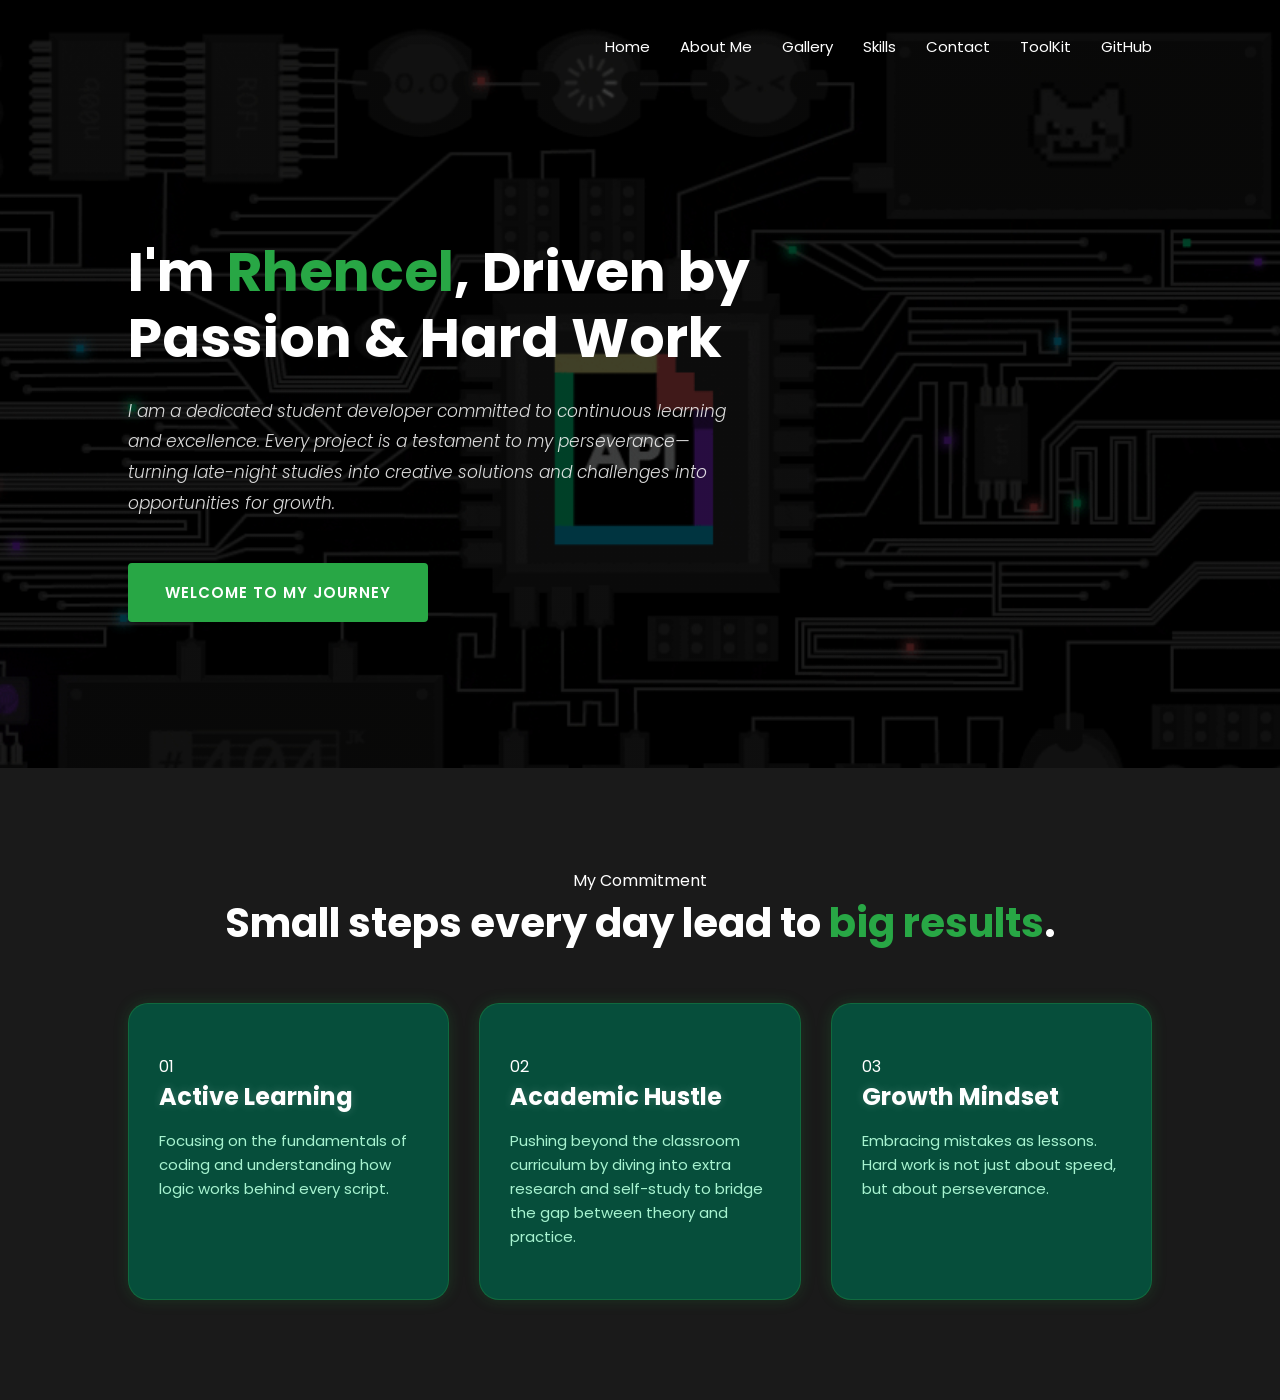
<file: index.html>
<!DOCTYPE html>
<html lang="en">
<head>
    <meta charset="UTF-8">
    <meta name="viewport" content="width=device-width, initial-scale=1.0">
    <title>Rhencel's Portfolio</title>
    <link href="https://fonts.googleapis.com/css2?family=Poppins:wght@300;400;600;700&display=swap" rel="stylesheet">
    <link rel="stylesheet" href="style.css">
</head>
<body>

    <nav class="navbar">
        <div class="menu">
            <a href="index.html">Home</a>
            <a href="about.html">About Me</a>
            <a href="gallery.html">Gallery</a>
            <a href="skills.html">Skills</a>
            <a href="contact.html">Contact</a>
            <a href="Toolkit.html">ToolKit</a>
            <a href="https://github.com/rhencelyalung20" target="_blank">GitHub</a>
        </div>
    </nav>

    <header class="hero">
        <div class="hero-content">
            <h2>I'm <span class="highlight">Rhencel</span>, Driven by <br>Passion & Hard Work</h2>
            
            <p>I am a dedicated student developer committed to continuous learning and excellence. Every project is a testament to my perseverance—turning late-night studies into creative solutions and challenges into opportunities for growth.</p>
            
            <div class="hero-btns">
                <a href="about.html" class="btn-journey">Welcome to my Journey</a>
            </div>
        </div>
    </header>

    <section class="motivation">
        <div class="container">
            <div class="header-text">
                <p class="tagline">My Commitment</p>
                <h3>Small steps every day lead to <span class="highlight">big results</span>.</h3>
            </div>

            <div class="cards-part">
                <div class="card">
                    <div class="card-num">01</div>
                    <h4>Active Learning</h4>
                    <p>Focusing on the fundamentals of coding and understanding how logic works behind every script.</p>
                </div>

                <div class="card">
                    <div class="card-num">02</div>
                    <h4>Academic Hustle</h4>
                    <p>Pushing beyond the classroom curriculum by diving into extra research and self-study to bridge the gap between theory and practice.</p>
                </div>

                <div class="card">
                    <div class="card-num">03</div>
                    <h4>Growth Mindset</h4>
                    <p>Embracing mistakes as lessons. Hard work is not just about speed, but about perseverance.</p>
                </div>
            </div>
        </div>
    </section>

</body>
</html>
</file>
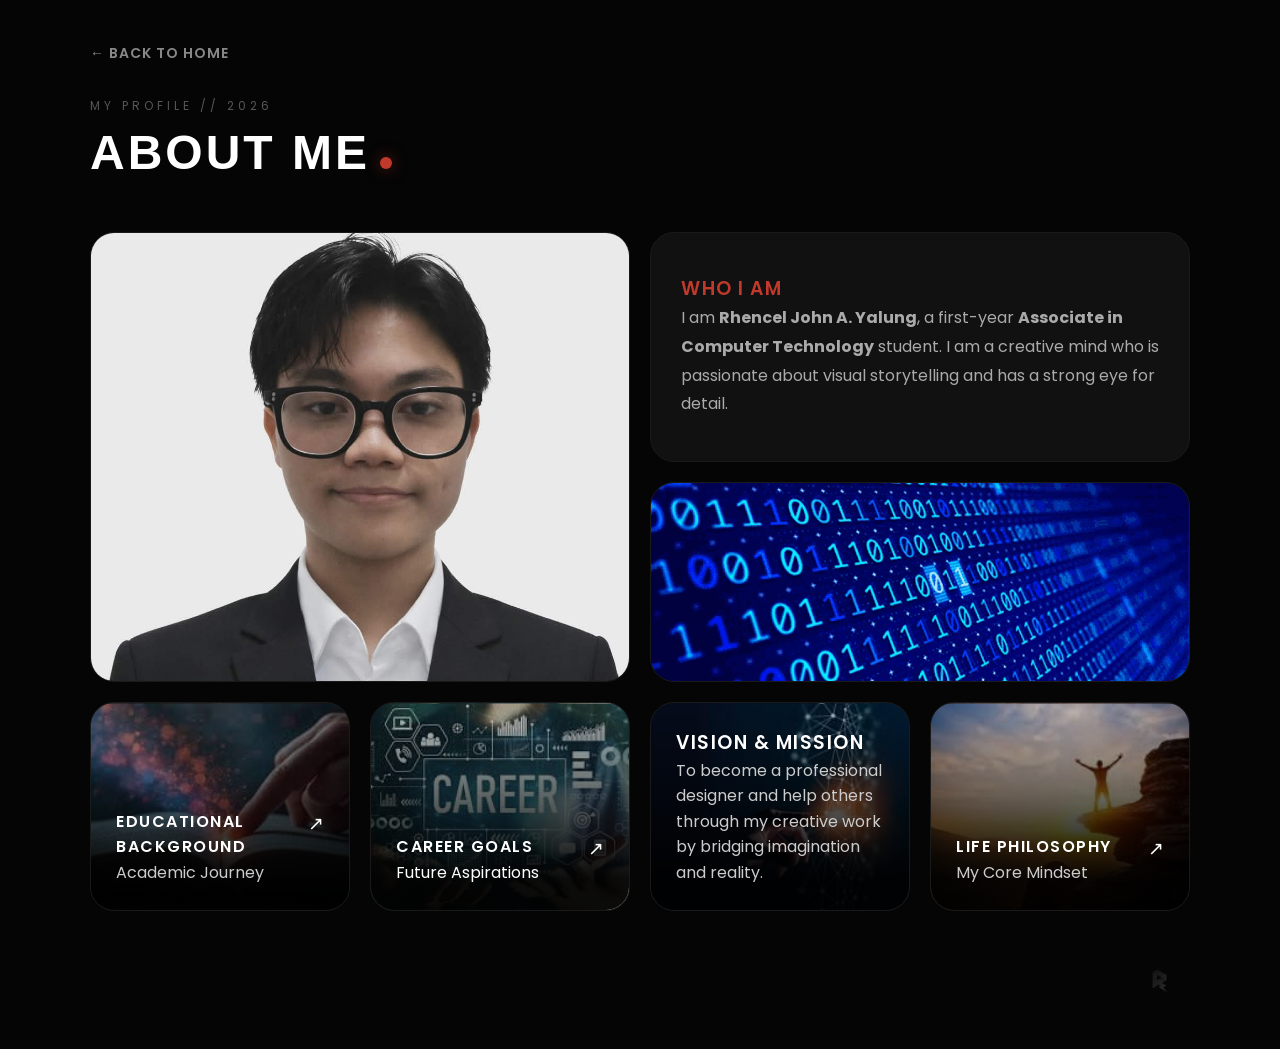
<file: about.html>
<!DOCTYPE html>
<html lang="en">
<head>
    <meta charset="UTF-8">
    <meta name="viewport" content="width=device-width, initial-scale=1.0">
    <title>About Me</title>
    <link rel="stylesheet" href="about.css">
    <link href="https://fonts.googleapis.com/css2?family=Poppins:wght@300;400;600&family=Syncopate:wght@700&display=swap" rel="stylesheet">
</head>
<body>

    <div class="main-container">
        <div class="back-nav">
    <a href="index.html" class="back-btn">← Back to Home</a>
</div>
        <header class="my-header">
            <p>MY PROFILE // 2026</p>
            <h1>ABOUT ME<span class="red-dot"></span></h1>
        </header>

        <div class="top-row-flex-container">
            
            <div class="box photo-box main-image">
                <img src="image/profile.jpg" alt="Rhencel's Portrait">
                <div class="name-on-photo">
                    
                </div>
            </div>

            <div class="right-column-container">
                <div class="box bio-box">
                    <h3>WHO I AM</h3>
                    <p>I am <b>Rhencel John A. Yalung</b>, a first-year <b>Associate in Computer Technology</b> student. I am a creative mind who is passionate about visual storytelling and has a strong eye for detail.</p>
                </div>

                <div class="box extra-photo-box">
                    <img src="image/design.jpg"> 
                </div>
            </div> 
        </div> 

        <div class="four-box-flex-container">
            
            <a href="education.html" class="box link-box equal-box with-bg" style="background-image: url('image/education.jpg');">
                <div class="content-wrapper">
                    <span class="arrow">↗</span>
                    <h4>Educational Background</h4>
                    <p>Academic Journey</p>
                </div>
            </a>

            <a href="career.html" class="box link-box equal-box accent with-bg" style="background-image: url('image/career.jpg');">
                <div class="content-wrapper">
                    <span class="arrow">↗</span>
                    <h4>Career Goals</h4>
                    <p>Future Aspirations</p>
                </div>
            </a>

            <a href="Vision and mission.html" class="box link-box equal-box with-bg" style="background-image: url('image/v\ and\ m.jpg');">
                <div class="content-wrapper">
                    <h3>VISION & MISSION</h3>
                    <p>To become a professional designer and help others through my creative work by bridging imagination and reality.</p>
                </div>
            </a>

            <a href="philosophy.html" class="box link-box equal-box with-bg" style="background-image: url('image/motivation.jpg');">
                <div class="content-wrapper">
                    <span class="arrow">↗</span>
                    <h4>Life Philosophy</h4>
                    <p>My Core Mindset</p>
                </div>
            </a>

        </div> 

        <footer class="my-footer">
            <img src="image/logo.jpg" alt="Logo" class="small-logo">
        </footer>
    </div>

</body>
</html>
</file>
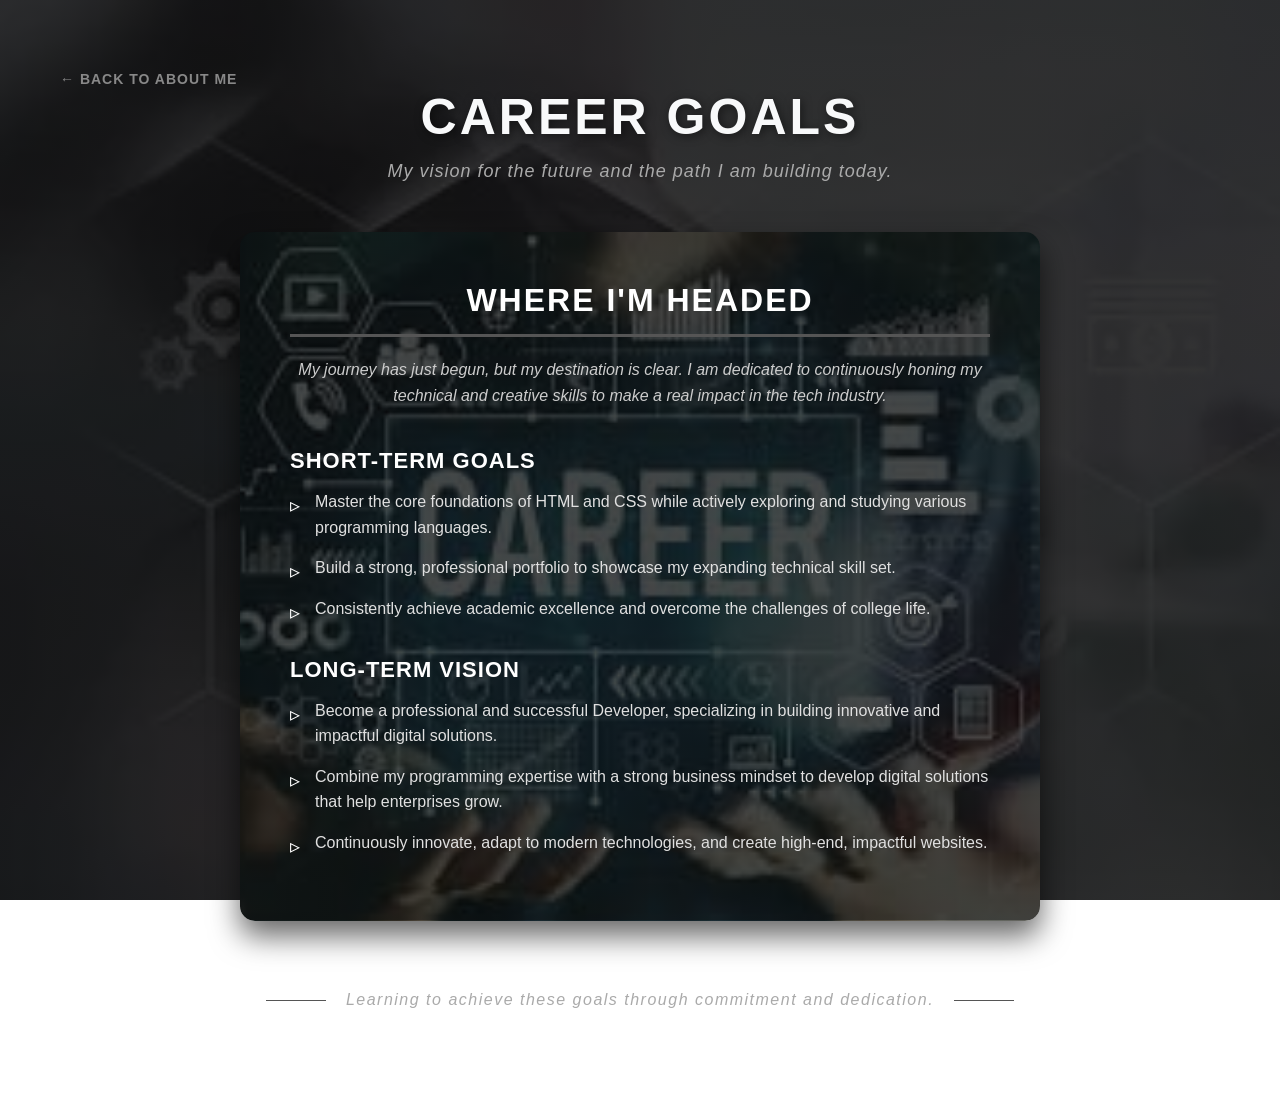
<file: career.html>
<!DOCTYPE html>
<html lang="en">
<head>
    <meta charset="UTF-8">
    <meta name="viewport" content="width=device-width, initial-scale=1.0">
    <title>Career Goals | Portfolio</title>
    <link rel="stylesheet" href="career.css">
</head>
<body>
     <div class="back-nav">
    <a href="about.html" class="back-btn">← Back to About Me</a>
</div>
    <header class="career-header">
        <h1>Career Goals</h1>
        <p>My vision for the future and the path I am building today.</p>
    </header>

    <main class="career-container">
        
        
        <div class="career-box">
            <div class="career-content">
                <h2>Where I'm Headed</h2>
                <p class="intro-text">My journey has just begun, but my destination is clear. I am dedicated to continuously honing my technical and creative skills to make a real impact in the tech industry.</p>

                <div class="goals-section">
                    <h3>Short-Term Goals</h3>
                    <ul>
                        <li>Master the core foundations of HTML and CSS while actively exploring and studying various programming languages.</li>
                        <li>Build a strong, professional portfolio to showcase my expanding technical skill set.</li>
                        <li>Consistently achieve academic excellence and overcome the challenges of college life.</li>
                    </ul>
                </div>

                <div class="goals-section">
                    <h3>Long-Term Vision</h3>
                    <ul>
                        <li>Become a professional and successful Developer, specializing in building innovative and impactful digital solutions.</li>
                        <li>Combine my programming expertise with a strong business mindset to develop digital solutions that help enterprises grow.</li>
                        <li>Continuously innovate, adapt to modern technologies, and create high-end, impactful websites.</li>
                    </ul>
                </div>
            </div>
        </div>

    </main>

    <div class="career-ending">
        <p>Learning to achieve these goals through commitment and dedication.</p>
    </div>

</body>
</html>
</file>
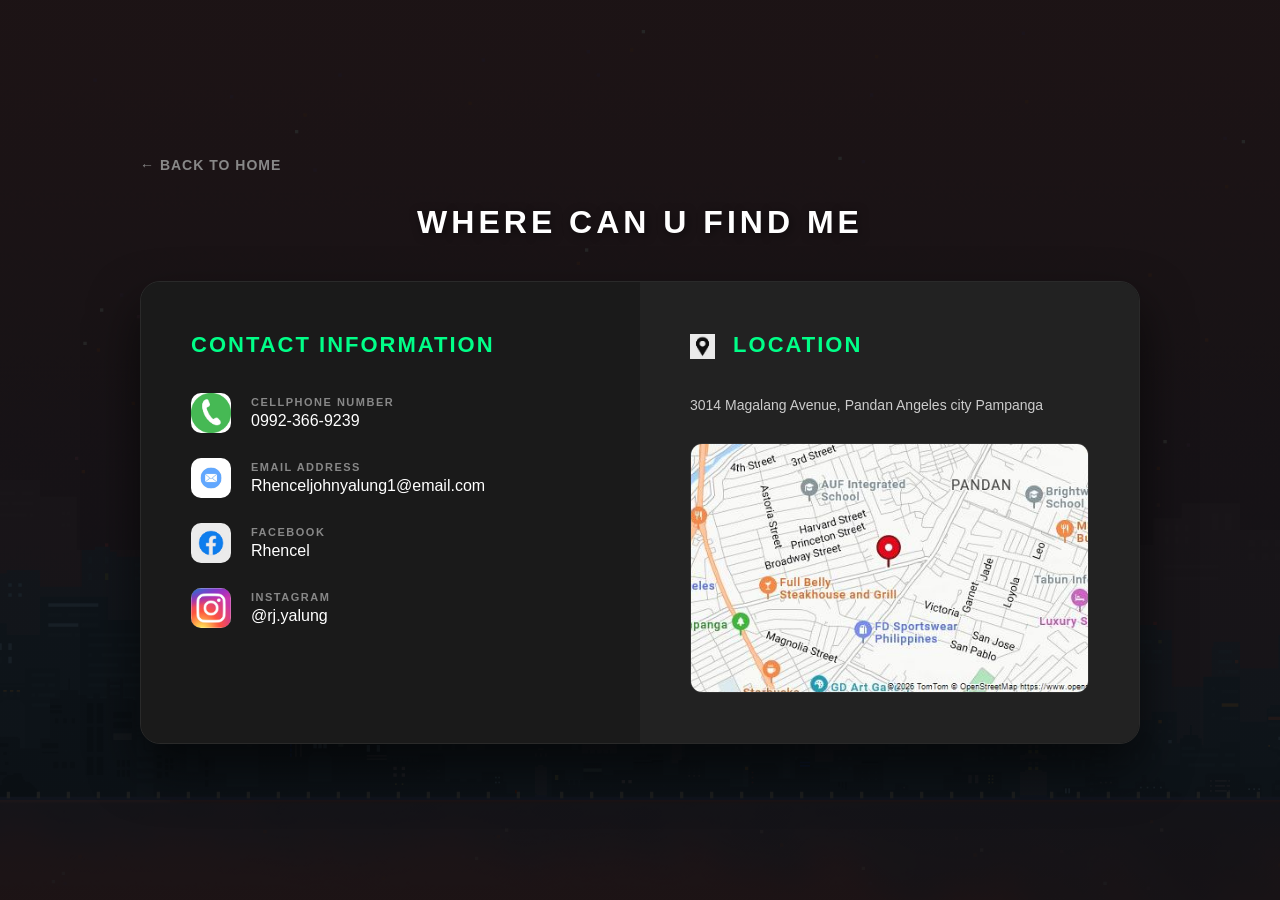
<file: contact.html>
<!DOCTYPE html>
<html lang="en">
<head>
    <meta charset="UTF-8">
    <meta name="viewport" content="width=device-width, initial-scale=1.0">
    <title>Contact and Location Page</title>
    <link rel="stylesheet" href="contact.css">
</head>
<body>
    <div class="contact-wrapper">
        <div class="back-nav">
            <a href="index.html" class="back-btn">← Back to Home</a>
        </div>
    <h1 class="main-title">Where can u find me</h1>

    <div class="main-wrapper">
        
        <div class="contact-panel">
            <h2>Contact Information</h2>

            <div class="contact-item">
                <img src="image/contact.jpg" alt="Phone" class="custom-icon">
                <div class="contact-text">
                    <span>CELLPHONE NUMBER</span>
                    <a href="#" class="contact-link">0992-366-9239</a>
                </div>
            </div>

            <div class="contact-item">
                <img src="image/email.jpg" alt="Email" class="custom-icon">
                <div class="contact-text">
                    <span>EMAIL ADDRESS</span>
                    <a href="#" class="contact-link">Rhenceljohnyalung1@email.com</a>
                </div>
            </div>

            <div class="contact-item">
                <img src="image/fb.jpg" alt="Facebook" class="custom-icon">
                <div class="contact-text">
                    <span>FACEBOOK</span>
                    <a href="#" class="contact-link">Rhencel</a>
                </div>
            </div>

            <div class="contact-item">
                <img src="image/ig.jpg" alt="Instagram" class="custom-icon">
                <div class="contact-text">
                    <span>INSTAGRAM</span>
                    <a href="#" class="contact-link">@rj.yalung</a>
                </div>
            </div>
        </div>

        <div class="location-panel">
            <h2><img src="image/location.jpg" alt="Pin" class="title-icon"> Location</h2>
            <p class="address-text">
                3014 Magalang Avenue, Pandan Angeles city Pampanga<br>
            </p>
            
            <div class="location-image">
                <img src="image/loc.jpg" alt="Location Preview">
            </div>
        </div>

    </div>

</body>
</html>
</file>
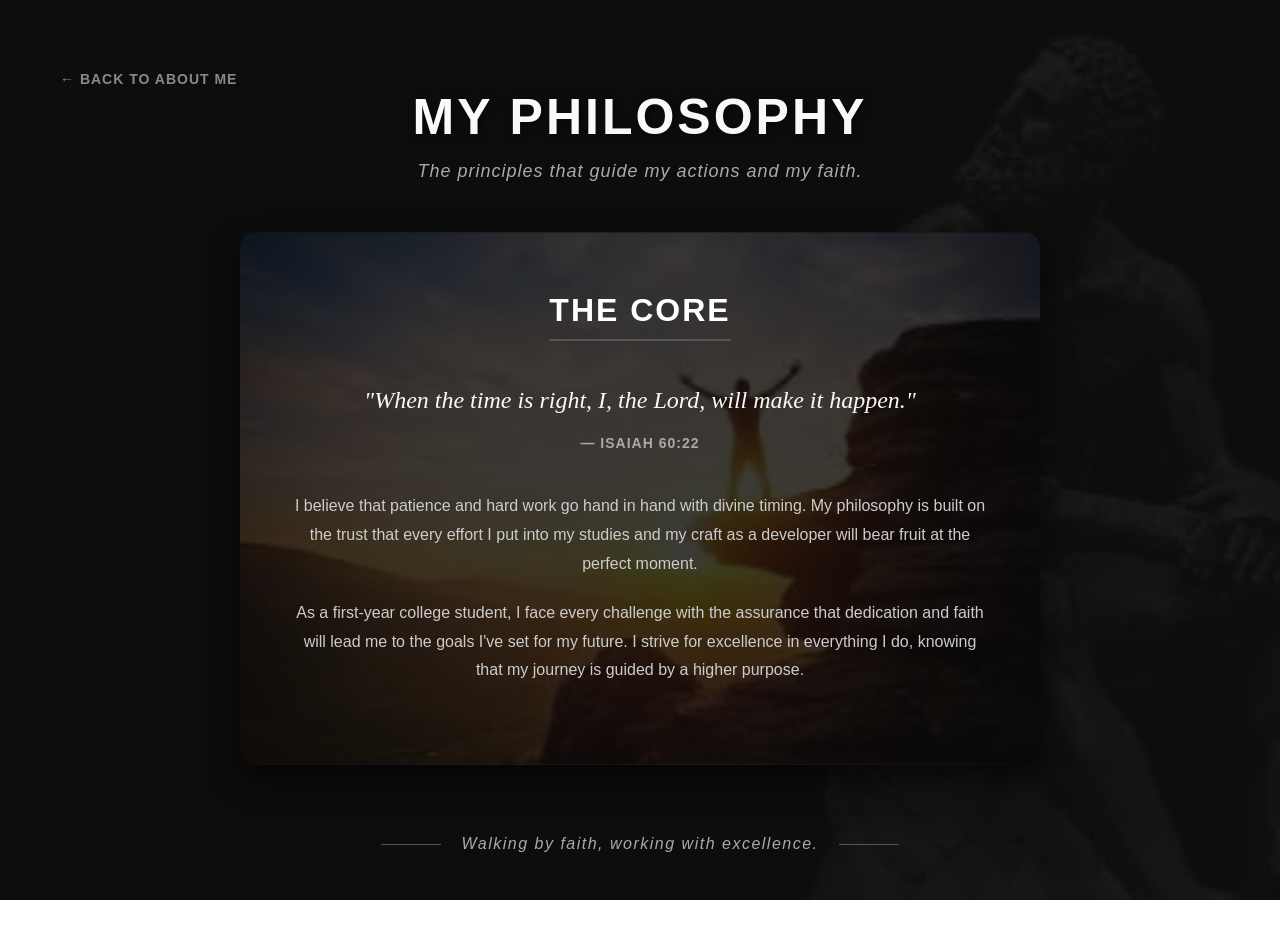
<file: philosophy.html>
<!DOCTYPE html>
<html lang="en">
<head>
    <meta charset="UTF-8">
    <meta name="viewport" content="width=device-width, initial-scale=1.0">
    <title>Personal Philosophy | Portfolio</title>
    <link rel="stylesheet" href="philosophy.css">
</head>
<body>
    <div class="back-nav">
    <a href="about.html" class="back-btn">← Back to About Me</a>
</div>
    <header class="philosophy-header">
        <h1>My Philosophy</h1>
        <p>The principles that guide my actions and my faith.</p>
    </header>

    <main class="philosophy-container">
        
        <div class="philosophy-box">
            <div class="philosophy-content">
                <h2>The Core</h2>
                
                <div class="verse-section">
                    <p class="bible-verse">
                        "When the time is right, I, the Lord, will make it happen."
                    </p>
                    <span class="verse-reference">— Isaiah 60:22</span>
                </div>

                <div class="philosophy-text">
                    <p>
                        I believe that patience and hard work go hand in hand with divine timing. My philosophy is built on the trust that every effort I put into my studies and my craft as a developer will bear fruit at the perfect moment.
                    </p>
                    <p>
                        As a first-year college student, I face every challenge with the assurance that dedication and faith will lead me to the goals I've set for my future. I strive for excellence in everything I do, knowing that my journey is guided by a higher purpose.
                    </p>
                </div>
            </div>
        </div>

    </main>

    <div class="philosophy-ending">
        <p>Walking by faith, working with excellence.</p>
    </div>

</body>
</html>
</file>
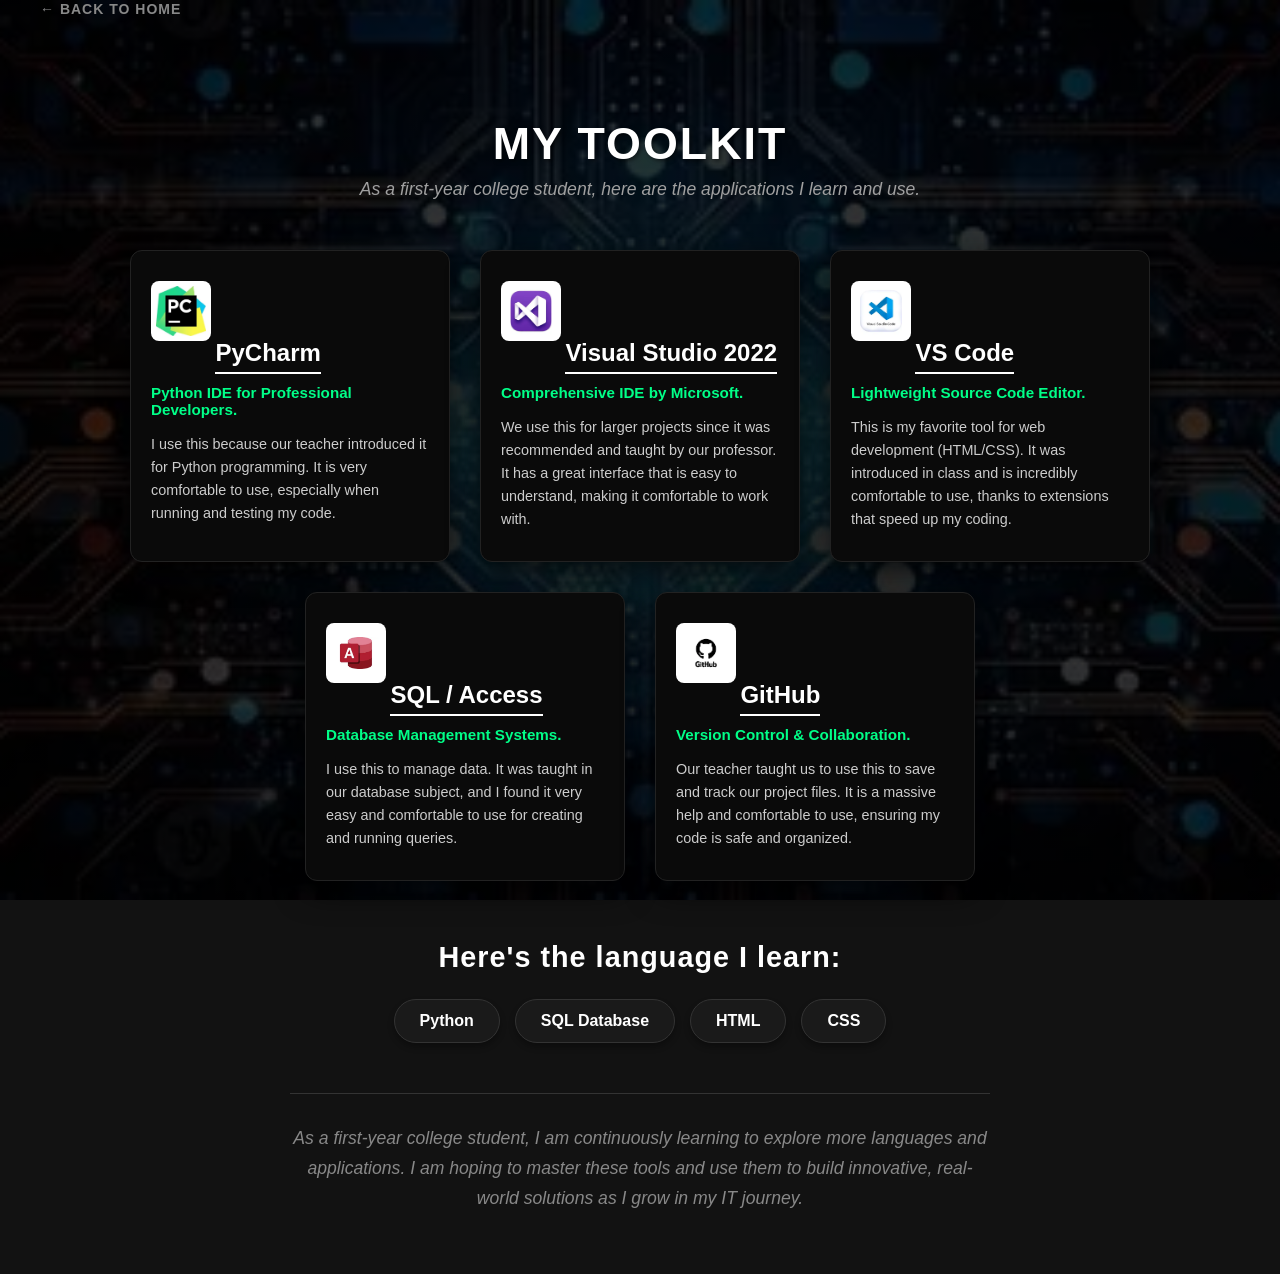
<file: Toolkit.html>
<!DOCTYPE html>
<html lang="en">
<head>
    <meta charset="UTF-8">
    <meta name="viewport" content="width=device-width, initial-scale=1.0">
    <title>My Toolkit | Rhencel's Portfolio</title>
    <link rel="stylesheet" href="toolkit.css">
</head>
<body>
    <div class="toolkit-wrapperbtn">
        <div class="back-nav">
            <a href="index.html" class="back-btn">← Back to Home</a>
        </div>
    <div class="toolkit-wrapper">
    
        <h1 class="title">MY TOOLKIT</h1>
        <p class="intro">As a first-year college student, here are the applications I learn and use.</p>

        <div class="app-row">
            
            <div class="box">
                <img src="image/pycharm.webp" alt="PyCharm" class="logo">
                <h3>PyCharm</h3>
                <p class="highlight">Python IDE for Professional Developers.</p>
                <p class="info">I use this because our teacher introduced it for Python programming. It is very comfortable to use, especially when running and testing my code.</p>
            </div>

            <div class="box">
                <img src="image/purple.webp"Visual Studio 2022" class="logo">
                <h3>Visual Studio 2022</h3>
                <p class="highlight">Comprehensive IDE by Microsoft.</p>
                <p class="info">We use this for larger projects since it was recommended and taught by our professor. It has a great interface that is easy to understand, making it comfortable to work with.</p>
            </div>

            <div class="box">
                <img src="image/blue.webp" alt="VS Code" class="logo">
                <h3>VS Code</h3>
                <p class="highlight">Lightweight Source Code Editor.</p>
                <p class="info">This is my favorite tool for web development (HTML/CSS). It was introduced in class and is incredibly comfortable to use, thanks to extensions that speed up my coding.</p>
            </div>

            <div class="box">
                <img src="image/sql.webp" alt="SQL Access" class="logo">
                <h3>SQL / Access</h3>
                <p class="highlight">Database Management Systems.</p>
                <p class="info">I use this to manage data. It was taught in our database subject, and I found it very easy and comfortable to use for creating and running queries.</p>
            </div>

            <div class="box">
                <img src="image/github.webp" alt="GitHub" class="logo">
                <h3>GitHub</h3>
                <p class="highlight">Version Control & Collaboration.</p>
                <p class="info">Our teacher taught us to use this to save and track our project files. It is a massive help and comfortable to use, ensuring my code is safe and organized.</p>
            </div>

        </div>

        
        <div class="lang-area">
            <h2>Here's the language I learn:</h2>
            <div class="tags">
                <span class="tag">Python</span>
                <span class="tag">SQL Database</span>
                <span class="tag">HTML</span>
                <span class="tag">CSS</span>
            </div>
        </div>

        
        <div class="outro">
            <p>
                As a first-year college student, I am continuously learning to explore more languages and applications. I am hoping to master these tools and use them to build innovative, real-world solutions as I grow in my IT journey.
            </p>
        </div>

    </div>

</body>
</html>
</file>
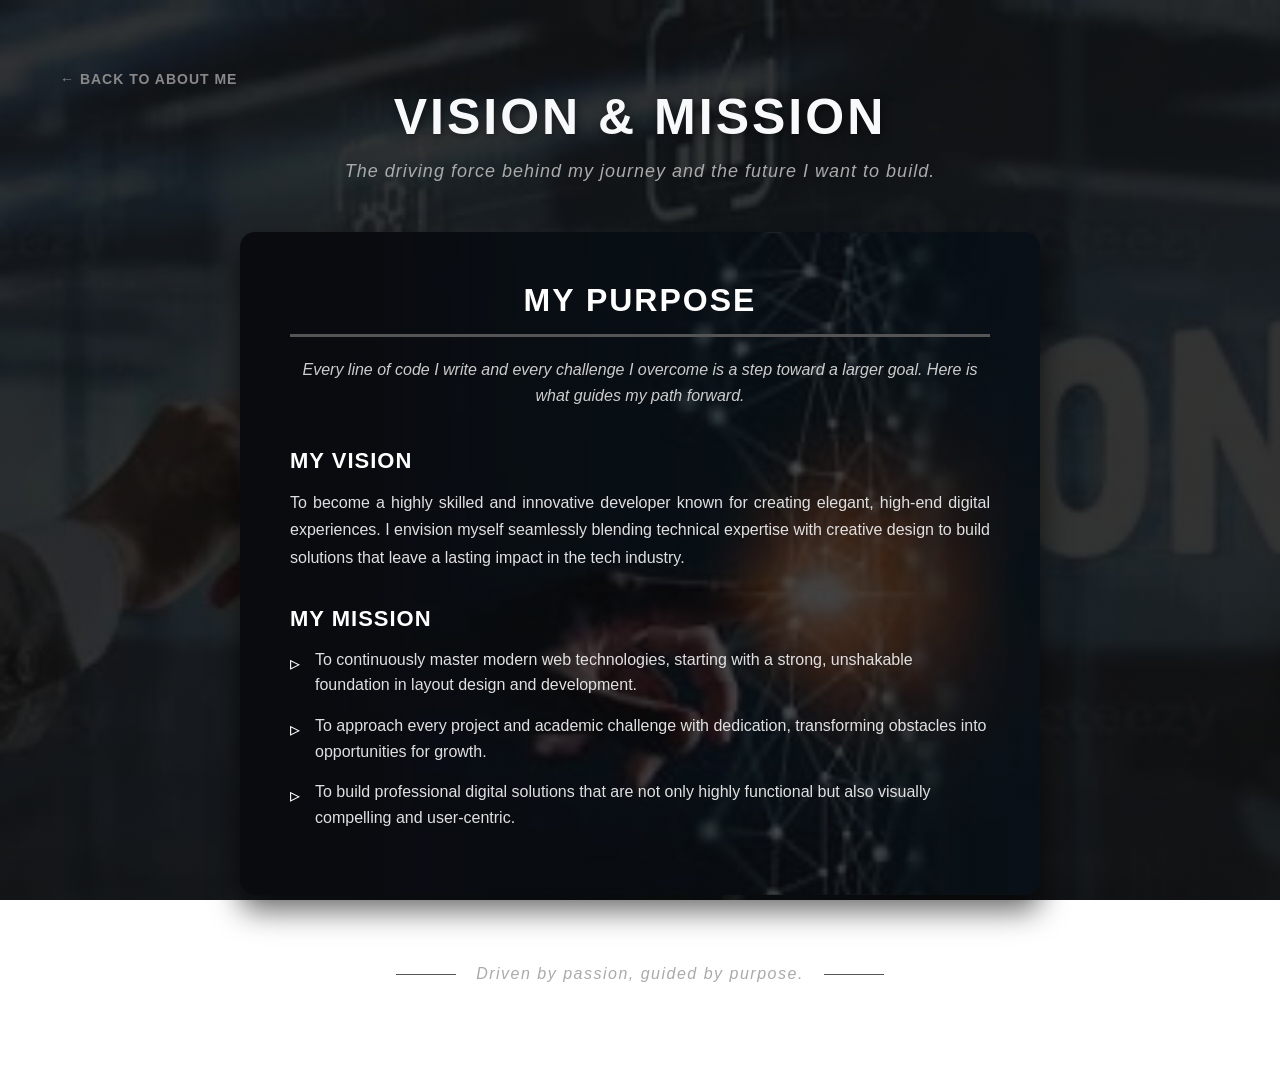
<file: Vision and mission.html>
<!DOCTYPE html>
<html lang="en">
<head>
    <meta charset="UTF-8">
    <meta name="viewport" content="width=device-width, initial-scale=1.0">
    <title>Vision & Mission | Portfolio</title>
    <link rel="stylesheet" href="vision.css">
</head>
<body>
    <div class="back-nav">
    <a href="about.html" class="back-btn">← Back to About Me</a>
</div>
    <header class="vision-header">
        <h1>Vision & Mission</h1>
        <p>The driving force behind my journey and the future I want to build.</p>
    </header>

    <main class="vision-container">
        
        <div class="vision-box">
            <div class="vision-content">
                <h2>My Purpose</h2>
                <p class="intro-text">Every line of code I write and every challenge I overcome is a step toward a larger goal. Here is what guides my path forward.</p>

                <div class="vm-section">
                    <h3>My Vision</h3>
                    <p class="vm-paragraph">
                        To become a highly skilled and innovative developer known for creating elegant, high-end digital experiences. I envision myself seamlessly blending technical expertise with creative design to build solutions that leave a lasting impact in the tech industry.
                    </p>
                </div>

                <div class="vm-section">
                    <h3>My Mission</h3>
                    <ul>
                        <li>To continuously master modern web technologies, starting with a strong, unshakable foundation in layout design and development.</li>
                        <li>To approach every project and academic challenge with dedication, transforming obstacles into opportunities for growth.</li>
                        <li>To build professional digital solutions that are not only highly functional but also visually compelling and user-centric.</li>
                    </ul>
                </div>
            </div>
        </div>

    </main>

    <div class="vision-ending">
        <p>Driven by passion, guided by purpose.</p>
    </div>

</body>
</html>
</file>
<file: style.css>
* {
    margin: 0;
    padding: 0;
    box-sizing: border-box;
    font-family: 'Poppins', sans-serif;
}

body {
    background-image: linear-gradient(rgba(0, 0, 0, 0.75), rgba(0, 0, 0, 0.75)), url('image/bg.jpg');
    background-size: cover;
    background-position: center;
    background-attachment: fixed;
    color: white;
}

.navbar {
    display: flex;
    justify-content: flex-end;
    align-items: center;
    padding: 35px 10%;
    width: 100%;
}

.menu {
    display: flex;
}

.menu a {
    color: white;
    text-decoration: none;
    margin-left: 30px;
    font-weight: 400;
    font-size: 15px;
    transition: 0.3s;
}

.menu a:hover {
    color: #28a745;
}

.hero {
    height: 75vh;
    display: flex;
    align-items: center;
    padding: 0 10%;
}

.hero-content h2 {
    font-size: 55px;
    font-weight: 700;
    line-height: 1.2;
    margin-bottom: 25px;
}

.highlight {
    color: #28a745;
}

.hero-content p {
    font-size: 17px;
    font-weight: 300;
    max-width: 600px;
    line-height: 1.8;
    margin-bottom: 45px;
    color: rgba(255, 255, 255, 0.85);
    font-style: italic;
}

.btn-journey {
    display: inline-block;
    background-color: #28a745;
    color: white;
    padding: 16px 35px;
    text-decoration: none;
    border-radius: 4px;
    font-weight: 600;
    font-size: 15px;
    text-transform: uppercase;
    letter-spacing: 1px;
    transition: all 0.3s ease;
    border: 2px solid #28a745;
}

.btn-journey:hover {
    background-color: transparent;
    color: white;
    box-shadow: 0 10px 20px rgba(40, 167, 69, 0.2);
    transform: translateY(-3px);
}

.motivation {
    padding: 100px 10%;
    background-color: #1a1a1a; 
    text-align: center;
}

.header-text h3 {
    font-size: 40px;
    color: white;
    margin-bottom: 50px;
}

.cards-part {
    display: flex;
    justify-content: center;
    gap: 30px;
}

.card {
    background-color: #064e3b; 
    padding: 50px 30px;
    flex: 1;
    border-radius: 20px;
    text-align: left;
    position: relative;
    transition: 0.4s ease;
    box-shadow: 0 0 15px rgba(40, 167, 69, 0.2); 
    border: 1px solid rgba(40, 167, 69, 0.3); 
}

.card:hover {
    transform: translateY(-10px);
    background-color: #065f46;
    box-shadow: 0 0 30px rgba(40, 167, 69, 0.6); 
    border: 1px solid rgba(40, 167, 69, 0.8);
}

.card h4 {
    color: white;
    font-size: 24px;
    margin-bottom: 15px;
    text-shadow: 0 0 10px rgba(255, 255, 255, 0.2);
}

.card p {
    color: #a7f3d0;
    font-size: 15px;
    line-height: 1.6;
}

@media (max-width: 992px) {
    .hero-content h2 {
        font-size: 45px;
    }
}

@media (max-width: 768px) {
    .navbar {
        padding: 20px 5%;
        justify-content: center;
    }

    .menu {
        justify-content: center;
        gap: 10px;
    }

    .menu a {
        margin: 5px;
        font-size: 13px;
    }

    .hero {
        padding: 60px 5%;
        text-align: center;
        justify-content: center;
    }

    .hero-content h2 {
        font-size: 35px;
    }

    .hero-content p {
        font-size: 15px;
        margin: 0 auto 30px;
    }

    .motivation {
        padding: 60px 5%;
    }

    .header-text h3 {
        font-size: 28px;
    }

    .cards-part {
        flex-direction: column;
        gap: 20px;
    }

    .card {
        padding: 30px 20px;
    }
}

@media (max-width: 480px) {
    .hero-content h2 {
        font-size: 28px;
    }

    .btn-journey {
        padding: 12px 25px;
        font-size: 13px;
    }
}
</file>
<file: about.css>
* {
    margin: 0;
    padding: 0;
    box-sizing: border-box;
}

body {
    background-color: #050505;
    color: #fff;
    font-family: 'Poppins', sans-serif;
    padding: 40px 5%;
    line-height: 1.6;
}
.back-nav {
    margin-bottom: 30px;
}

.back-btn {
    text-decoration: none;
    color: #888888;
    font-size: 14px;
    font-weight: 600;
    text-transform: uppercase;
    letter-spacing: 1px;
    transition: 0.3s ease;
    display: inline-flex;
    align-items: center;
}

.back-btn:hover {
    color: #00ff88;
    transform: translateX(-5px);
}

.main-container {
    max-width: 1100px;
    margin: 0 auto;
}

h1, h2 {
    font-family: 'Syncopate', sans-serif;
    text-transform: uppercase;
    letter-spacing: 3px;
}

h3, h4 {
    font-family: 'Poppins', sans-serif;
    font-weight: 600;
    text-transform: uppercase;
    letter-spacing: 1.5px;
    color: #c0392b; 
}

.my-header {
    margin-bottom: 40px;
}

.my-header p {
    font-size: 0.75rem;
    letter-spacing: 4px;
    color: #555;
}

.my-header h1 {
    font-size: 3rem;
    color: #fff;
}

.red-dot {
    display: inline-block;
    width: 12px; height: 12px;
    background: #c0392b;
    margin-left: 10px;
    border-radius: 50%;
    box-shadow: 0 0 15px rgba(192, 57, 43, 0.5);
}

.top-row-flex-container {
    display: flex;
    gap: 20px;
    margin-bottom: 20px;
}

.photo-box.main-image {
    width: calc(50% - 10px);
    height: 450px;
    padding: 0;
    overflow: hidden;
    position: relative;
    border-radius: 24px;
}

.photo-box.main-image img {
    width: 100%;
    height: 100%;
    object-fit: cover;
}

.name-on-photo {
    position: absolute;
    bottom: 30px;
    left: 30px;
}

.name-on-photo h2 {
    font-size: 2.2rem;
    color: #fff;
    text-shadow: 2px 2px 20px rgba(0,0,0,0.8);
}

.right-column-container {
    width: calc(50% - 10px);
    display: flex;
    flex-direction: column;
    gap: 20px;
}

.box {
    background: #111;
    border-radius: 24px;
    padding: 30px;
    position: relative;
    overflow: hidden;
    text-decoration: none;
    color: white;
    border: 1px solid #1a1a1a; 
    transition: all 0.4s cubic-bezier(0.175, 0.885, 0.32, 1.275);
}

.box:hover {
    border-color: #444; 
    transform: translateY(-5px);
}
.with-bg {
    background-size: cover;
    background-position: center;
    display: flex;
    flex-direction: column;
    justify-content: flex-end;
    padding: 0 !important;
}

.with-bg::before {
    content: "";
    position: absolute;
    top: 0; left: 0; width: 100%; height: 100%;
    background: linear-gradient(to top, rgba(0,0,0,0.95) 15%, rgba(0,0,0,0.2) 100%);
    z-index: 1;
}

.content-wrapper {
    position: relative;
    z-index: 2;
    padding: 25px;
}
.with-bg h3, .with-bg h4 { color: #fff; }
.with-bg p { color: #ccc; }

.bio-box {
    flex: 1;
    display: flex;
    flex-direction: column;
    justify-content: center;
}

.bio-box p {
    font-size: 1rem;
    color: #aaa;
    line-height: 1.8;
}

.extra-photo-box {
    height: 200px;
    padding: 0;
}

.extra-photo-box img {
    width: 100%;
    height: 100%;
    object-fit: cover;
}

.four-box-flex-container {
    display: flex;
    gap: 20px;
}

.equal-box {
    width: calc(25% - 15px);
    min-height: 200px;
}

.accent {
    background-color: #c0392b;
    border-color: #1a1a1a;
}

.accent h4, .accent p { color: #fff; }

.arrow {
    position: absolute;
    top: 25px;
    right: 25px;
    font-size: 1.2rem;
    color: #c0392b;
    z-index: 3;
}

.accent .arrow, .with-bg .arrow { color: #fff; }
.my-footer {
    margin-top: 50px;
    text-align: right;
}

.small-logo {
    height: 40px;
    opacity: 0.2;
    filter: grayscale(1);
}

/* RESPONSIVE */
@media (max-width: 900px) {
    .top-row-flex-container, .four-box-flex-container {
        flex-direction: column;
    }
    .photo-box.main-image, .right-column-container, .equal-box {
        width: 100%;
    }
}
</file>
<file: career.css>
* {
    box-sizing: border-box;
    margin: 0;
    padding: 0;
}

body {
    font-family: 'Segoe UI', Tahoma, Geneva, Verdana, sans-serif;
    background-image: linear-gradient(rgba(15, 15, 15, 0.85), rgba(15, 15, 15, 0.85)), url('image/vision.webp');
    background-size: cover;
    background-position: center;
    background-attachment: fixed;
    color: #ffffff;
    min-height: 100vh;
    padding: 50px 20px;
}
.back-nav {
    max-width: 1200px;
    margin: 20px auto 0;
    padding: 0 20px;
}

.back-btn {
    text-decoration: none;
    color: #888888;
    font-size: 14px;
    font-weight: 600;
    text-transform: uppercase;
    letter-spacing: 1px;
    transition: 0.3s ease;
    display: inline-flex;
    align-items: center;
}

.back-btn:hover {
    color: #00ff88;
    transform: translateX(-5px);
}
.career-header {
    text-align: center;
    margin-bottom: 50px;
}

.career-header h1 {
    font-size: 50px;
    font-weight: 800;
    text-transform: uppercase;
    letter-spacing: 3px;
    margin-bottom: 15px;
    color: #f8f9fa;
    text-shadow: 2px 2px 10px rgba(0, 0, 0, 0.5);
}

.career-header p {
    font-size: 18px;
    color: #aaaaaa;
    font-style: italic;
    letter-spacing: 1px;
}

.career-container {
    max-width: 800px;
    margin: 0 auto;
}

.career-box {
    border-radius: 15px;
    overflow: hidden;
    box-shadow: 0 15px 30px rgba(0, 0, 0, 0.6);
    background-image: linear-gradient(rgba(10, 10, 10, 0.75), rgba(10, 10, 10, 0.75)), url('image/career.jpg');
    background-size: cover;
    background-position: center;
    transition: transform 0.3s ease, box-shadow 0.3s ease;
}

.career-box:hover {
    transform: translateY(-5px);
    box-shadow: 0 20px 40px rgba(0, 0, 0, 0.8);
}

.career-content {
    padding: 50px;
}

.career-content h2 {
    font-size: 32px;
    text-transform: uppercase;
    letter-spacing: 2px;
    margin-bottom: 20px;
    color: #ffffff;
    border-bottom: 3px solid #555555;
    padding-bottom: 15px;
    text-align: center;
}

.intro-text {
    font-size: 16px;
    line-height: 1.6;
    color: #cccccc;
    text-align: center;
    margin-bottom: 40px;
    font-style: italic;
}

.goals-section {
    margin-bottom: 35px;
}

.goals-section:last-child {
    margin-bottom: 0;
}

.goals-section h3 {
    font-size: 22px;
    color: #ffffff;
    margin-bottom: 15px;
    letter-spacing: 1px;
    text-transform: uppercase;
}

.goals-section ul {
    list-style-type: none;
}

.goals-section li {
    font-size: 16px;
    color: #e0e0e0;
    margin-bottom: 15px;
    position: relative;
    padding-left: 25px;
    line-height: 1.6;
}

.goals-section li::before {
    content: '▹';
    position: absolute;
    left: 0;
    color: #ffffff;
    font-size: 20px;
}

.career-ending {
    text-align: center;
    margin-top: 70px;
    padding-bottom: 40px;
}

.career-ending p {
    font-size: 16px;
    color: #aaaaaa;
    font-style: italic;
    letter-spacing: 1.5px;
    position: relative;
    display: inline-block;
}

.career-ending p::before,
.career-ending p::after {
    content: '';
    position: absolute;
    top: 50%;
    width: 60px;
    height: 1px;
    background-color: #555555;
}

.career-ending p::before {
    right: 100%;
    margin-right: 20px;
}

.career-ending p::after {
    left: 100%;
    margin-left: 20px;
}

@media (max-width: 600px) {
    .career-content {
        padding: 30px 20px;
    }
    
    .career-header h1 {
        font-size: 35px;
    }
    
    .career-content h2 {
        font-size: 26px;
    }

    .career-ending p::before,
    .career-ending p::after {
        width: 30px;
    }
}
</file>
<file: contact.css>
* {
    box-sizing: border-box;
    margin: 0;
    padding: 0;
}

body {
    font-family: 'Poppins', 'Segoe UI', sans-serif;
    background-image: linear-gradient(rgba(0, 0, 0, 0.85), rgba(0, 0, 0, 0.85)), url('image/background.gif');
    background-size: cover;
    background-position: center;
    background-repeat: no-repeat;
    background-attachment: fixed;
    display: flex; 
    flex-direction: column;
    justify-content: center;
    align-items: center;
    min-height: 100vh;
    padding: 40px 20px;
    color: #ffffff;
}

.contact-wrapper {
    width: 100%;
    max-width: 1000px;
    margin: 0 auto;
}

.back-nav {
    margin-bottom: 30px;
    align-self: flex-start;
}

.back-btn {
    text-decoration: none;
    color: #888888;
    font-size: 14px;
    font-weight: 600;
    text-transform: uppercase;
    letter-spacing: 1px;
    transition: 0.3s ease;
}

.back-btn:hover {
    color: #00ff88;
    padding-left: 5px;
}

.main-title {
    font-size: 32px;
    font-weight: 800;
    text-transform: uppercase;
    letter-spacing: 4px;
    margin-bottom: 40px;
    text-align: center;
    text-shadow: 2px 2px 10px rgba(0, 0, 0, 0.5); 
}

.main-wrapper {
    display: flex; 
    background-color: #1a1a1a;
    width: 100%;
    border-radius: 20px; 
    box-shadow: 0 25px 50px rgba(0, 0, 0, 0.6); 
    overflow: hidden;
    border: 1px solid #2a2a2a;
}

.contact-panel {
    width: 50%;
    padding: 50px;
    background-color: #1a1a1a; 
}

.location-panel {
    width: 50%;
    padding: 50px;
    background-color: #222222; 
}

h2 {
    color: #00ff88;
    font-size: 22px;
    margin-bottom: 35px;
    text-transform: uppercase;
    letter-spacing: 2px;
    font-weight: 700;
}

.contact-item {
    display: flex;
    align-items: center; 
    margin-bottom: 25px; 
}

.contact-item img, .custom-icon {
    width: 40px;
    height: 40px;
    object-fit: cover;
    margin-right: 20px;
    border-radius: 10px;
    flex-shrink: 0; 
}

.location-panel h2 img, .title-icon {
    width: 25px;
    height: 25px;
    object-fit: contain;
    vertical-align: middle;
    margin-right: 10px;
}

.contact-text {
    display: flex;
    flex-direction: column;
}

.contact-text span {
    font-weight: 600; 
    color: #888888; 
    font-size: 11px; 
    letter-spacing: 1.5px;
    margin-bottom: 4px;
    text-transform: uppercase;
}

.contact-link {
    color: #ffffff;
    text-decoration: none; 
    font-size: 16px; 
    font-weight: 500; 
    transition: 0.3s ease;
}

.contact-link:hover {
    color: #00ff88; 
}

.address-text {
    color: #cccccc;
    font-size: 14px;
    line-height: 1.7;
    margin-bottom: 25px;
}

.location-image {
    width: 100%;
    height: 250px; 
    border-radius: 12px;
    overflow: hidden;
    border: 1px solid #333;
}

.location-image img {
    width: 100%;
    height: 100%;
    object-fit: cover;
    display: block;
}

@media (max-width: 850px) {
    .main-wrapper {
        flex-direction: column;
    }
    
    .contact-panel, .location-panel {
        width: 100%;
        padding: 40px 25px;
    }

    .main-title {
        font-size: 26px;
    }

    .contact-link {
        font-size: 14px;
        word-break: break-all;
    }
}
</file>
<file: philosophy.css>
* {
    box-sizing: border-box;
    margin: 0;
    padding: 0;
}

body {
    font-family: 'Segoe UI', Tahoma, Geneva, Verdana, sans-serif;
    background-image: linear-gradient(rgba(15, 15, 15, 0.85), rgba(15, 15, 15, 0.85)), url('image/philosophy.webp');
    background-size: cover;
    background-position: center;
    background-attachment: fixed;
    color: #ffffff;
    min-height: 100vh;
    padding: 50px 20px;
}
.back-nav {
    max-width: 1200px;
    margin: 20px auto 0;
    padding: 0 20px;
}

.back-btn {
    text-decoration: none;
    color: #888888;
    font-size: 14px;
    font-weight: 600;
    text-transform: uppercase;
    letter-spacing: 1px;
    transition: 0.3s ease;
    display: inline-flex;
    align-items: center;
}

.back-btn:hover {
    color: #00ff88;
    transform: translateX(-5px);
}
.philosophy-header {
    text-align: center;
    margin-bottom: 50px;
}

.philosophy-header h1 {
    font-size: 50px;
    font-weight: 800;
    text-transform: uppercase;
    letter-spacing: 3px;
    margin-bottom: 15px;
    color: #f8f9fa;
    text-shadow: 2px 2px 10px rgba(0, 0, 0, 0.5);
}

.philosophy-header p {
    font-size: 18px;
    color: #aaaaaa;
    font-style: italic;
    letter-spacing: 1px;
}

.philosophy-container {
    max-width: 800px;
    margin: 0 auto;
}

.philosophy-box {
    border-radius: 15px;
    overflow: hidden;
    box-shadow: 0 15px 30px rgba(0, 0, 0, 0.6);
    background-image: linear-gradient(rgba(10, 10, 10, 0.8), rgba(10, 10, 10, 0.8)), url('image/motivation.jpg');
    background-size: cover;
    background-position: center;
    transition: transform 0.3s ease, box-shadow 0.3s ease;
}

.philosophy-box:hover {
    transform: translateY(-5px);
    box-shadow: 0 20px 40px rgba(0, 0, 0, 0.8);
}

.philosophy-content {
    padding: 60px 50px;
    text-align: center;
}

.philosophy-content h2 {
    font-size: 32px;
    text-transform: uppercase;
    letter-spacing: 2px;
    margin-bottom: 40px;
    color: #ffffff;
    border-bottom: 2px solid #555555;
    padding-bottom: 10px;
    display: inline-block;
}

.verse-section {
    margin-bottom: 40px;
}

.bible-verse {
    font-size: 24px;
    font-style: italic;
    color: #f8f9fa;
    line-height: 1.6;
    margin-bottom: 15px;
    font-family: 'Georgia', serif; 
}

.verse-reference {
    font-weight: bold;
    color: #aaaaaa;
    letter-spacing: 1px;
    text-transform: uppercase;
    font-size: 14px;
}


.philosophy-text p {
    font-size: 16px;
    color: #cccccc;
    line-height: 1.8;
    margin-bottom: 20px;
}

.philosophy-ending {
    text-align: center;
    margin-top: 70px;
    padding-bottom: 40px;
}

.philosophy-ending p {
    font-size: 16px;
    color: #aaaaaa;
    font-style: italic;
    letter-spacing: 1.5px;
    position: relative;
    display: inline-block;
}

.philosophy-ending p::before,
.philosophy-ending p::after {
    content: '';
    position: absolute;
    top: 50%;
    width: 60px;
    height: 1px;
    background-color: #555555;
}

.philosophy-ending p::before {
    right: 100%;
    margin-right: 20px;
}

.philosophy-ending p::after {
    left: 100%;
    margin-left: 20px;
}


@media (max-width: 600px) {
    .philosophy-content {
        padding: 30px 20px;
    }
    
    .philosophy-header h1 {
        font-size: 35px;
    }
    
    .bible-verse {
        font-size: 20px;
    }

    .philosophy-ending p::before,
    .philosophy-ending p::after {
        width: 30px;
    }
}
</file>
<file: toolkit.css>
* {
    margin: 0;
    padding: 0;
    box-sizing: border-box;
    font-family: 'Segoe UI', Tahoma, Geneva, Verdana, sans-serif;
}

body {
    background-color: #121212; 
    color: #ffffff;
    background-image: linear-gradient(rgba(0, 0, 0, 0.8), rgba(0, 0, 0, 0.8)), url('image/toolkitbg.webp');
    background-size: cover;
    background-position: center;
    background-attachment: fixed;
    background-repeat: no-repeat;
}

.toolkit-wrapperbtn {
    max-width: 1200px;
    margin: 0 auto;
}

.back-nav {
    margin-bottom: 40px;
}

.back-btn {
    text-decoration: none;
    color: #888888;
    font-size: 14px;
    font-weight: 600;
    text-transform: uppercase;
    letter-spacing: 1px;
    transition: 0.3s ease;
}

.back-btn:hover {
    color: #00ff88;
    padding-left: 5px;
}
.toolkit-wrapper {
    max-width: 1200px;
    margin: 0 auto;
    padding: 60px 20px;
    text-align: center;
}


.title {
    font-size: 2.8rem;
    font-weight: 800;
    letter-spacing: 2px;
    margin-bottom: 10px;
    text-shadow: 2px 2px 4px rgba(0,0,0,0.5);
}

.intro {
    font-size: 1.1rem;
    font-style: italic;
    color: #a0a0a0;
    margin-bottom: 50px;
}


.app-row {
    display: flex;
    flex-wrap: wrap;
    justify-content: center;
    gap: 30px;
    margin-bottom: 60px;
}

/* Individual Card */
.box {
    background: #0a0a0a; 
    border-radius: 12px;
    padding: 30px 20px;
    width: 320px;
    text-align: left;
    box-shadow: 0 10px 30px rgba(0, 0, 0, 0.7);
    border: 1px solid #222; 
    transition: transform 0.3s ease;
}

.box:hover {
    transform: translateY(-5px); 
    border-color: #444;
}

.logo {
    width: 60px;
    height: 60px;
    object-fit: contain;
    margin-bottom: 20px;
    border-radius: 8px;
    background-color: #fff; 
    padding: 5px;
}

.box h3 {
    font-size: 1.5rem;
    margin-bottom: 10px;
    border-bottom: 2px solid #fff; 
    display: inline-block;
    padding-bottom: 5px;
}

.highlight {
    font-size: 0.95rem;
    color: #00ff88; 
    font-weight: bold;
    margin-bottom: 15px;
}

.info {
    font-size: 0.9rem;
    color: #cccccc;
    line-height: 1.6;
}


.lang-area {
    margin-top: 40px;
    margin-bottom: 50px;
}

.lang-area h2 {
    font-size: 1.8rem;
    margin-bottom: 25px;
    letter-spacing: 1px;
}

.tags {
    display: flex;
    justify-content: center;
    gap: 15px;
    flex-wrap: wrap;
}

.tag {
    background-color: #1a1a1a;
    border: 1px solid #333;
    padding: 12px 25px;
    border-radius: 30px;
    font-size: 1rem;
    font-weight: bold;
    color: #ffffff;
    box-shadow: 0 4px 6px rgba(0,0,0,0.3);
}

.tag:hover {
    background-color: #00ff88;
    color: #000;
    border-color: #00ff88;
    transition: 0.3s ease;
}


.outro {
    max-width: 700px;
    margin: 0 auto;
    border-top: 1px solid #333;
    padding-top: 30px;
}

.outro p {
    font-size: 1.1rem;
    font-style: italic;
    color: #888;
    line-height: 1.7;
}

@media (max-width: 768px) {
    .toolkit-wrapper {
        padding: 40px 15px;
    }

    .title {
        font-size: 2.2rem
    }

    .intro {
        font-size: 1rem;
    }

    .box {
        width: 100%; 
        max-width: 400px; 
    }

    .lang-area h2 {
        font-size: 1.5rem;
    }

    .outro p {
        font-size: 1rem;
    }
}

@media (max-width: 480px) {
    .title {
        font-size: 1.8rem;
    }

    .logo {
        width: 50px;
        height: 50px;
    }

    .box {
        padding: 25px 15px; 
    }

    .box h3 {
        font-size: 1.3rem;
    }

    .tag {
        padding: 10px 20px;
        font-size: 0.9rem; 
    }
}
</file>
<file: vision.css>
* {
    box-sizing: border-box;
    margin: 0;
    padding: 0;
}

body {
    font-family: 'Segoe UI', Tahoma, Geneva, Verdana, sans-serif;
    background-image: linear-gradient(rgba(15, 15, 15, 0.85), rgba(15, 15, 15, 0.85)), url('image/vis.webp');
    background-size: cover;
    background-position: center;
    background-attachment: fixed;
    color: #ffffff;
    min-height: 100vh;
    padding: 50px 20px;
}

.back-nav {
    max-width: 1200px;
    margin: 20px auto 0;
    padding: 0 20px;
}

.back-btn {
    text-decoration: none;
    color: #888888;
    font-size: 14px;
    font-weight: 600;
    text-transform: uppercase;
    letter-spacing: 1px;
    transition: 0.3s ease;
    display: inline-flex;
    align-items: center;
}

.back-btn:hover {
    color: #00ff88;
    transform: translateX(-5px);
}
.vision-header {
    text-align: center;
    margin-bottom: 50px;
}

.vision-header h1 {
    font-size: 50px;
    font-weight: 800;
    text-transform: uppercase;
    letter-spacing: 3px;
    margin-bottom: 15px;
    color: #f8f9fa;
    text-shadow: 2px 2px 10px rgba(0, 0, 0, 0.5);
}

.vision-header p {
    font-size: 18px;
    color: #aaaaaa;
    font-style: italic;
    letter-spacing: 1px;
}


.vision-container {
    max-width: 800px;
    margin: 0 auto;
}


.vision-box {
    border-radius: 15px;
    overflow: hidden;
    box-shadow: 0 15px 30px rgba(0, 0, 0, 0.6);
    background-image: linear-gradient(rgba(10, 10, 10, 0.75), rgba(10, 10, 10, 0.75)), url('image/v\ and\ m.jpg');
    background-size: cover;
    background-position: center;
    transition: transform 0.3s ease, box-shadow 0.3s ease;
}

.vision-box:hover {
    transform: translateY(-5px);
    box-shadow: 0 20px 40px rgba(0, 0, 0, 0.8);
}


.vision-content {
    padding: 50px;
}

.vision-content h2 {
    font-size: 32px;
    text-transform: uppercase;
    letter-spacing: 2px;
    margin-bottom: 20px;
    color: #ffffff;
    border-bottom: 3px solid #555555;
    padding-bottom: 15px;
    text-align: center;
}

.intro-text {
    font-size: 16px;
    line-height: 1.6;
    color: #cccccc;
    text-align: center;
    margin-bottom: 40px;
    font-style: italic;
}

.vm-section {
    margin-bottom: 35px;
}

.vm-section:last-child {
    margin-bottom: 0;
}

.vm-section h3 {
    font-size: 22px;
    color: #ffffff;
    margin-bottom: 15px;
    letter-spacing: 1px;
    text-transform: uppercase;
}


.vm-paragraph {
    font-size: 16px;
    color: #e0e0e0;
    line-height: 1.7;
    text-align: justify;
}


.vm-section ul {
    list-style-type: none;
}

.vm-section li {
    font-size: 16px;
    color: #e0e0e0;
    margin-bottom: 15px;
    position: relative;
    padding-left: 25px;
    line-height: 1.6;
}


.vm-section li::before {
    content: '▹';
    position: absolute;
    left: 0;
    color: #ffffff;
    font-size: 20px;
}


.vision-ending {
    text-align: center;
    margin-top: 70px;
    padding-bottom: 40px;
}

.vision-ending p {
    font-size: 16px;
    color: #aaaaaa;
    font-style: italic;
    letter-spacing: 1.5px;
    position: relative;
    display: inline-block;
}

.vision-ending p::before,
.vision-ending p::after {
    content: '';
    position: absolute;
    top: 50%;
    width: 60px;
    height: 1px;
    background-color: #555555;
}

.vision-ending p::before {
    right: 100%;
    margin-right: 20px;
}

.vision-ending p::after {
    left: 100%;
    margin-left: 20px;
}


@media (max-width: 600px) {
    .vision-content {
        padding: 30px 20px;
    }
    
    .vision-header h1 {
        font-size: 35px;
    }
    
    .vision-content h2 {
        font-size: 26px;
    }

    .vision-ending p::before,
    .vision-ending p::after {
        width: 30px;
    }
}
</file>
